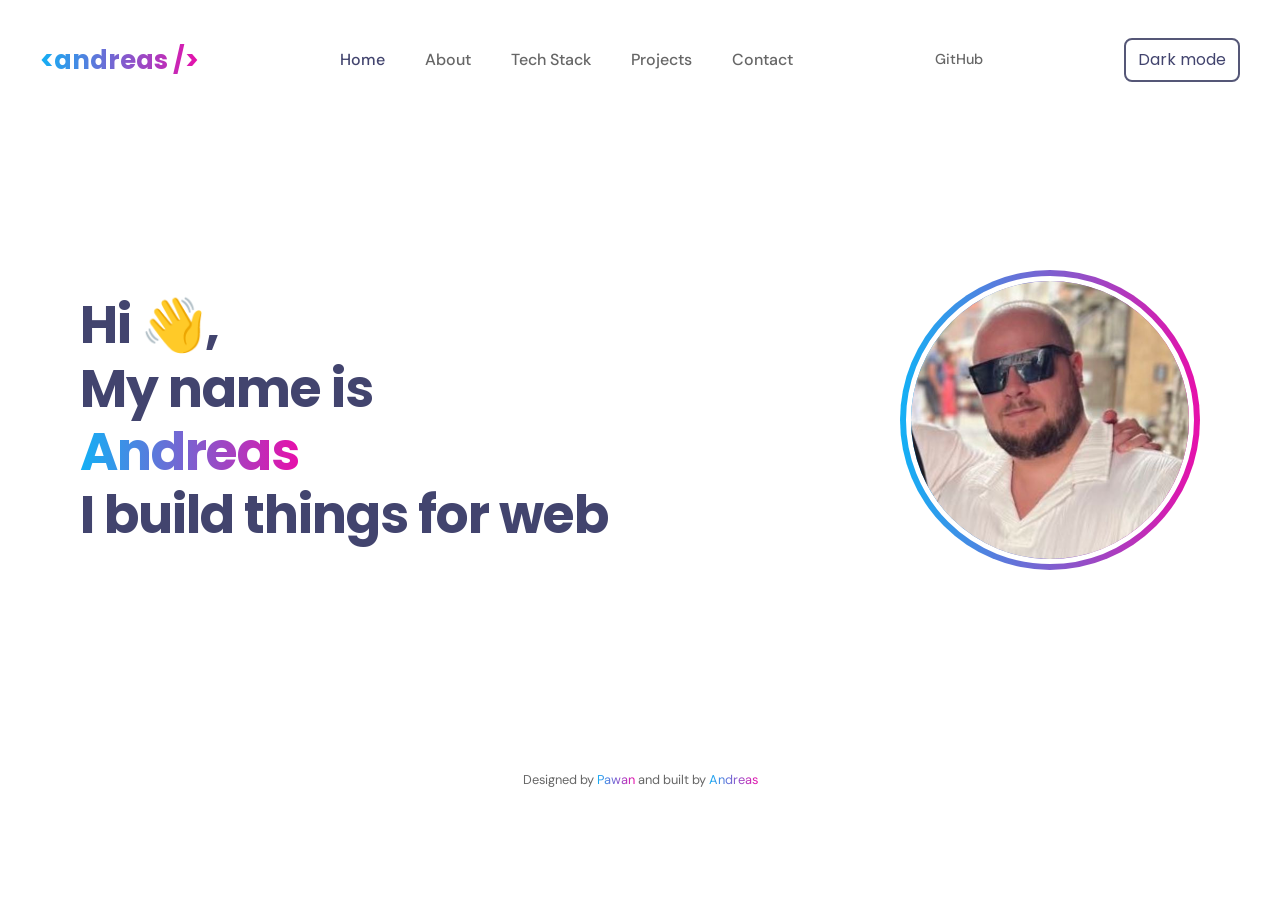
<file: index.html>
<!DOCTYPE html>

<html lang="en">
<head>
<meta charset="utf-8"/>
<meta content="width=device-width, initial-scale=1.0" name="viewport"/>
<meta content="Portfolio of Andreas, a Fullstack JavaScript Developer student in Stockholm." name="description"/>
<title>Andreas | Developer Portfolio</title>
<link href="https://fonts.googleapis.com" rel="preconnect"/>
<link crossorigin="" href="https://fonts.gstatic.com" rel="preconnect"/>
<link href="https://fonts.googleapis.com/css2?family=DM+Sans:wght@400;500;700&amp;family=Poppins:wght@400;500;600;700&amp;display=swap" rel="stylesheet"/>
<link href="css/base.css" rel="stylesheet"/>
<link href="css/portfolio.css" rel="stylesheet"/>
</head>
<body>
<header class="site-header">
<div class="container header-container">
<a aria-label="Andreas portfolio home" class="logo" href="index.html">
                &lt;andreas /&gt;
            </a>
<nav aria-label="Main navigation" class="main-nav">
<ul class="nav-list">
<li>
<a aria-current="page" class="nav-link active" href="index.html">
                            Home
                        </a>
</li>
<li>
<a class="nav-link" href="about.html">
                            About
                        </a>
</li>
<li>
<a class="nav-link" href="tech-stack.html">
                            Tech Stack
                        </a>
</li>
<li>
<a class="nav-link" href="projects.html">
                            Projects
                        </a>
</li>
<li>
<a class="nav-link" href="contact.html">
                            Contact
                        </a>
</li>
</ul>
</nav>
<div class="header-socials">
<a class="social-link" href="https://github.com/bklndz" rel="noopener noreferrer" target="_blank">
                    GitHub
                </a>
</div>
<button aria-label="Switch to dark mode" aria-pressed="false" class="theme-toggle" type="button">Dark mode</button></div>
</header>
<main>
<section class="hero">
<div class="container hero-container">
<div class="hero-content">
<h1 class="hero-title">
                        Hi 👋,<br/>
                        My name is<br/>
<span class="gradient-text">Andreas</span><br/>
                        I build things for web
                    </h1>
</div>
<div class="hero-image-wrapper">
<div class="profile-border">
<img alt="Portrait of Andreas" class="profile-image" src="bildpomig.png"/>
</div>
</div>
</div>
</section>
</main>
<footer class="site-footer">
<div class="container footer-container">
<p class="footer-credit">
                Designed by
                <span class="gradient-text">Pawan</span>
                and built by
                <span class="gradient-text">Andreas</span>
</p>
</div>
</footer>
<script defer="True" src="js/theme.js"></script></body>
</html>
</file>
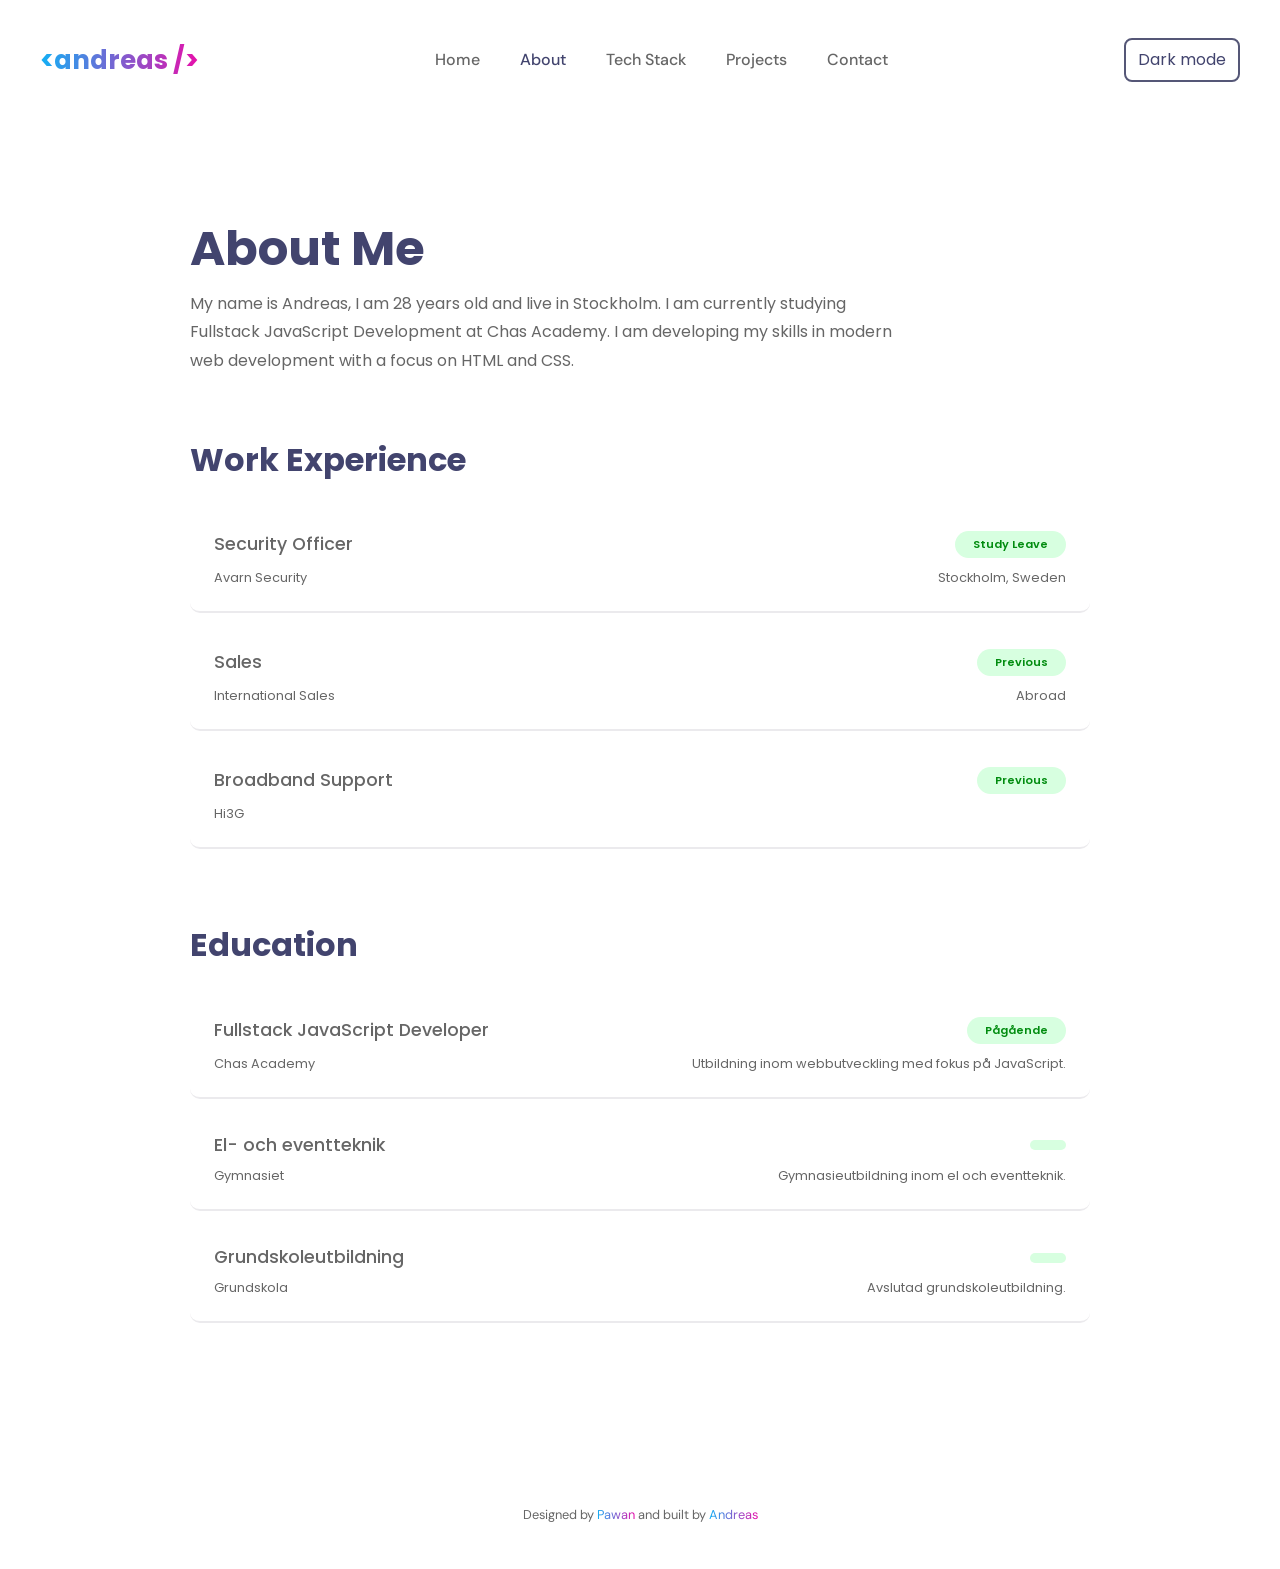
<file: about.html>
<!DOCTYPE html>

<html lang="en">
<head>
<meta charset="utf-8"/>
<meta content="width=device-width, initial-scale=1.0" name="viewport"/>
<meta content="About Andreas, Fullstack JavaScript Developer student at Chas Academy." name="description"/>
<title>About | Andreas Portfolio</title>
<link href="https://fonts.googleapis.com" rel="preconnect"/>
<link crossorigin="" href="https://fonts.gstatic.com" rel="preconnect"/>
<link href="https://fonts.googleapis.com/css2?family=DM+Sans:wght@400;500;700&amp;family=Poppins:wght@400;500;600;700&amp;display=swap" rel="stylesheet"/>
<link href="css/base.css" rel="stylesheet"/>
<link href="css/portfolio.css" rel="stylesheet"/>
</head>
<body>
<header class="site-header">
<div class="container header-container">
<a aria-label="Andreas portfolio home" class="logo" href="index.html">
                &lt;andreas /&gt;
            </a>
<nav aria-label="Main navigation" class="main-nav">
<ul class="nav-list">
<li>
<a class="nav-link" href="index.html">
                            Home
                        </a>
</li>
<li>
<a aria-current="page" class="nav-link active" href="about.html">
                            About
                        </a>
</li>
<li>
<a class="nav-link" href="tech-stack.html">
                            Tech Stack
                        </a>
</li>
<li>
<a class="nav-link" href="projects.html">
                            Projects
                        </a>
</li>
<li>
<a class="nav-link" href="contact.html">
                            Contact
                        </a>
</li>
</ul>
</nav>
<button aria-label="Switch to dark mode" aria-pressed="false" class="theme-toggle" type="button">Dark mode</button></div>
</header>
<main class="page-main">
<div class="container about-container">
<section class="content-section">
<h1 class="page-heading">
                    About Me
                </h1>
<p class="about-text">
                    My name is Andreas, I am 28 years old and live in
                    Stockholm. I am currently studying Fullstack JavaScript
                    Development at Chas Academy. I am developing my skills
                    in modern web development with a focus on HTML and CSS.
                </p>
</section>
<section class="content-section">
<h2 class="section-heading">
                    Work Experience
                </h2>
<div aria-live="polite" class="experience-list" id="work-list"><p>Loading CV…</p></div>
</section>
<section class="content-section">
<h2 class="section-heading">
                    Education
                </h2>
<div aria-live="polite" class="experience-list" id="education-list"><p>Loading CV…</p></div>
</section>
</div>
</main>
<footer class="site-footer">
<div class="container footer-container">
<p class="footer-credit">
                Designed by
                <span class="gradient-text">Pawan</span>
                and built by
                <span class="gradient-text">Andreas</span>
</p>
</div>
</footer>
<script defer="True" src="js/cv.js"></script><script defer="True" src="js/theme.js"></script></body>
</html>
</file>
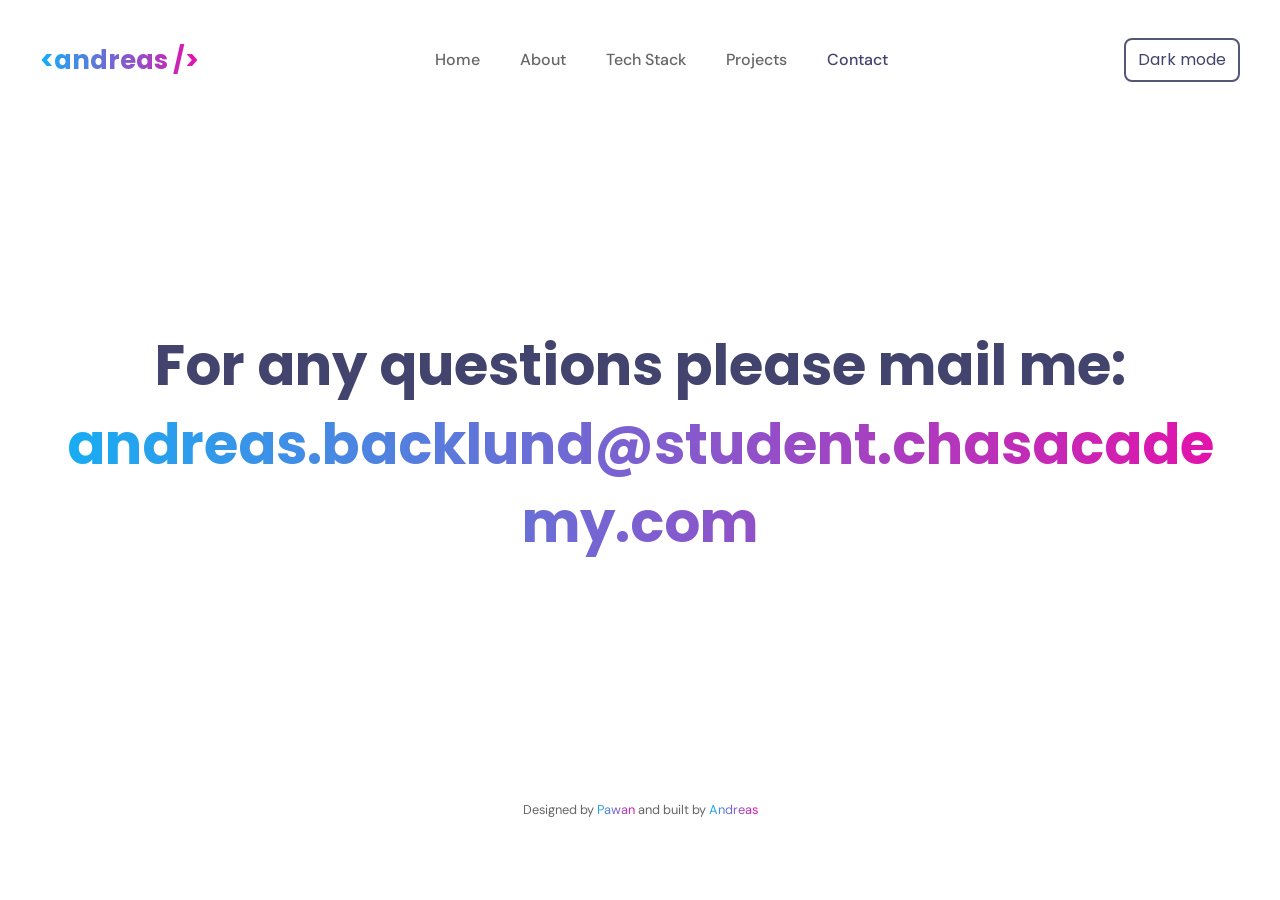
<file: contact.html>
<!DOCTYPE html>

<html lang="en">
<head>
<meta charset="utf-8"/>
<meta content="width=device-width, initial-scale=1.0" name="viewport"/>
<meta content="Contact Andreas, Fullstack JavaScript Developer student at Chas Academy." name="description"/>
<title>Contact | Andreas Portfolio</title>
<link href="https://fonts.googleapis.com" rel="preconnect"/>
<link crossorigin="" href="https://fonts.gstatic.com" rel="preconnect"/>
<link href="https://fonts.googleapis.com/css2?family=DM+Sans:wght@400;500;700&amp;family=Poppins:wght@400;500;600;700&amp;display=swap" rel="stylesheet"/>
<link href="css/base.css" rel="stylesheet"/>
<link href="css/portfolio.css" rel="stylesheet"/>
</head>
<body>
<header class="site-header">
<div class="container header-container">
<a aria-label="Andreas portfolio home" class="logo" href="index.html">
                &lt;andreas /&gt;
            </a>
<nav aria-label="Main navigation" class="main-nav">
<ul class="nav-list">
<li>
<a class="nav-link" href="index.html">
                            Home
                        </a>
</li>
<li>
<a class="nav-link" href="about.html">
                            About
                        </a>
</li>
<li>
<a class="nav-link" href="tech-stack.html">
                            Tech Stack
                        </a>
</li>
<li>
<a class="nav-link" href="projects.html">
                            Projects
                        </a>
</li>
<li>
<a aria-current="page" class="nav-link active" href="contact.html">
                            Contact
                        </a>
</li>
</ul>
</nav>
<button aria-label="Switch to dark mode" aria-pressed="false" class="theme-toggle" type="button">Dark mode</button></div>
</header>
<main class="contact-main">
<div class="container contact-content">
<h1 class="contact-title">
                For any questions please mail me:
                <br/>
<a class="contact-email" href="mailto:andreas.backlund@student.chasacademy.com">
                    andreas.backlund@student.chasacademy.com
                </a>
</h1>
</div>
</main>
<footer class="site-footer">
<div class="container footer-container">
<p class="footer-credit">
                Designed by
                <span class="gradient-text">Pawan</span>
                and built by
                <span class="gradient-text">Andreas</span>
</p>
</div>
</footer>
<script defer="True" src="js/theme.js"></script></body>
</html>
</file>
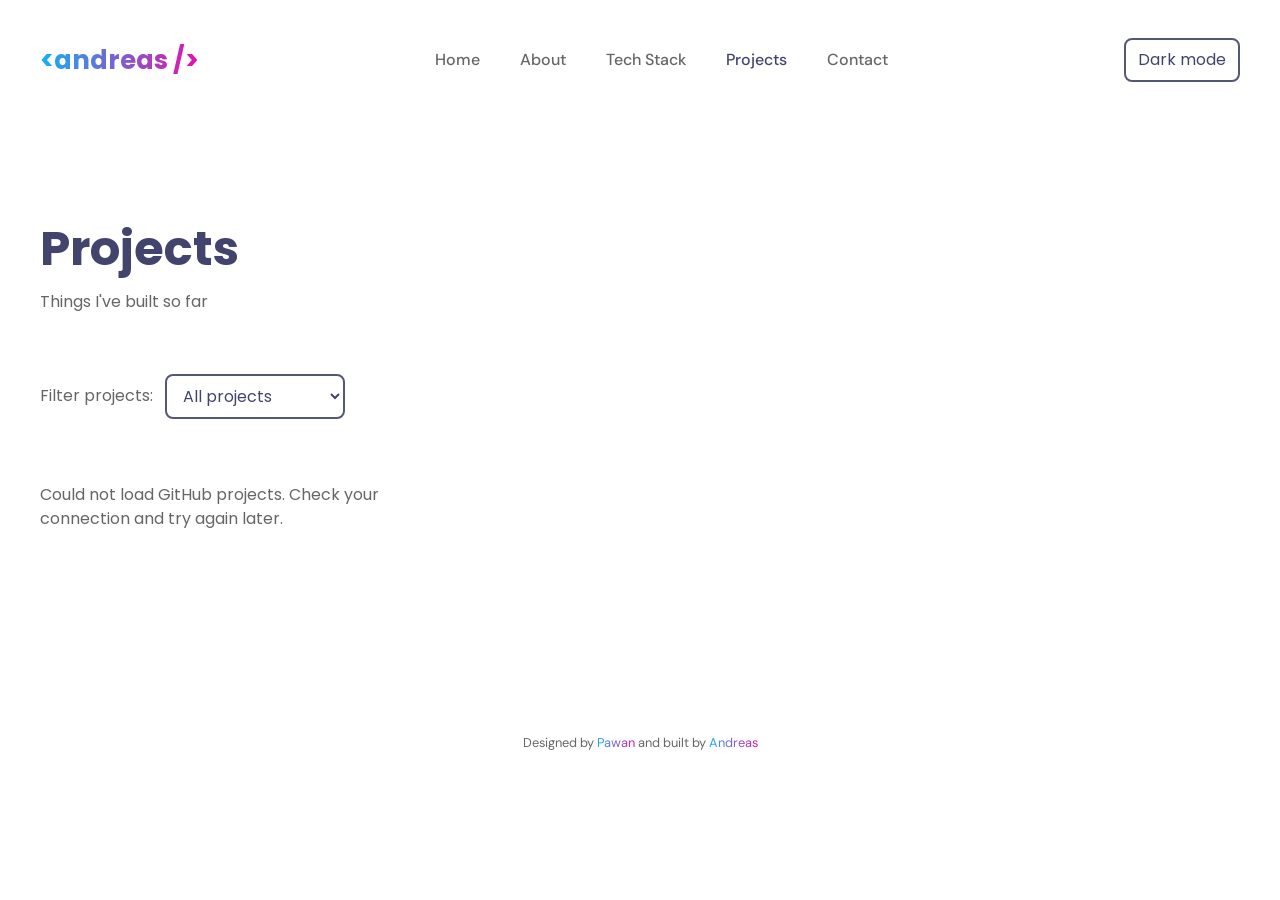
<file: projects.html>
<!DOCTYPE html>

<html lang="en">
<head>
<meta charset="utf-8"/>
<meta content="width=device-width, initial-scale=1.0" name="viewport"/>
<meta content="Projects by Andreas, Fullstack JavaScript Developer student." name="description"/>
<title>Projects | Andreas Portfolio</title>
<link href="https://fonts.googleapis.com" rel="preconnect"/>
<link crossorigin="" href="https://fonts.gstatic.com" rel="preconnect"/>
<link href="https://fonts.googleapis.com/css2?family=DM+Sans:wght@400;500;700&amp;family=Poppins:wght@400;500;600;700&amp;display=swap" rel="stylesheet"/>
<link href="css/base.css" rel="stylesheet"/>
<link href="css/portfolio.css" rel="stylesheet"/>
</head>
<body>
<header class="site-header">
<div class="container header-container">
<a aria-label="Andreas portfolio home" class="logo" href="index.html">
                &lt;andreas /&gt;
            </a>
<nav aria-label="Main navigation" class="main-nav">
<ul class="nav-list">
<li>
<a class="nav-link" href="index.html">Home</a>
</li>
<li>
<a class="nav-link" href="about.html">About</a>
</li>
<li>
<a class="nav-link" href="tech-stack.html">
                            Tech Stack
                        </a>
</li>
<li>
<a aria-current="page" class="nav-link active" href="projects.html">
                            Projects
                        </a>
</li>
<li>
<a class="nav-link" href="contact.html">Contact</a>
</li>
</ul>
</nav>
<button aria-label="Switch to dark mode" aria-pressed="false" class="theme-toggle" type="button">Dark mode</button></div>
</header>
<main class="page-main">
<section aria-labelledby="projects-heading" class="container">
<div class="projects-header">
<h1 class="page-heading" id="projects-heading">
                    Projects
                </h1>
<p class="page-subtitle">
                    Things I've built so far
                </p>
</div>
<div class="project-controls"><label for="project-filter">Filter projects: </label><select id="project-filter"><option value="all">All projects</option><option value="javascript">JavaScript</option><option value="other">Other languages</option></select></div><div aria-live="polite" class="projects-grid" id="projects-grid"><p>Loading GitHub projects…</p></div>
</section>
</main>
<footer class="site-footer">
<div class="container footer-container">
<p class="footer-credit">
                Designed by
                <span class="gradient-text">Pawan</span>
                and built by
                <span class="gradient-text">Andreas</span>
</p>
</div>
</footer>
<script defer="True" src="js/projects.js"></script><script defer="True" src="js/theme.js"></script></body>
</html>
</file>
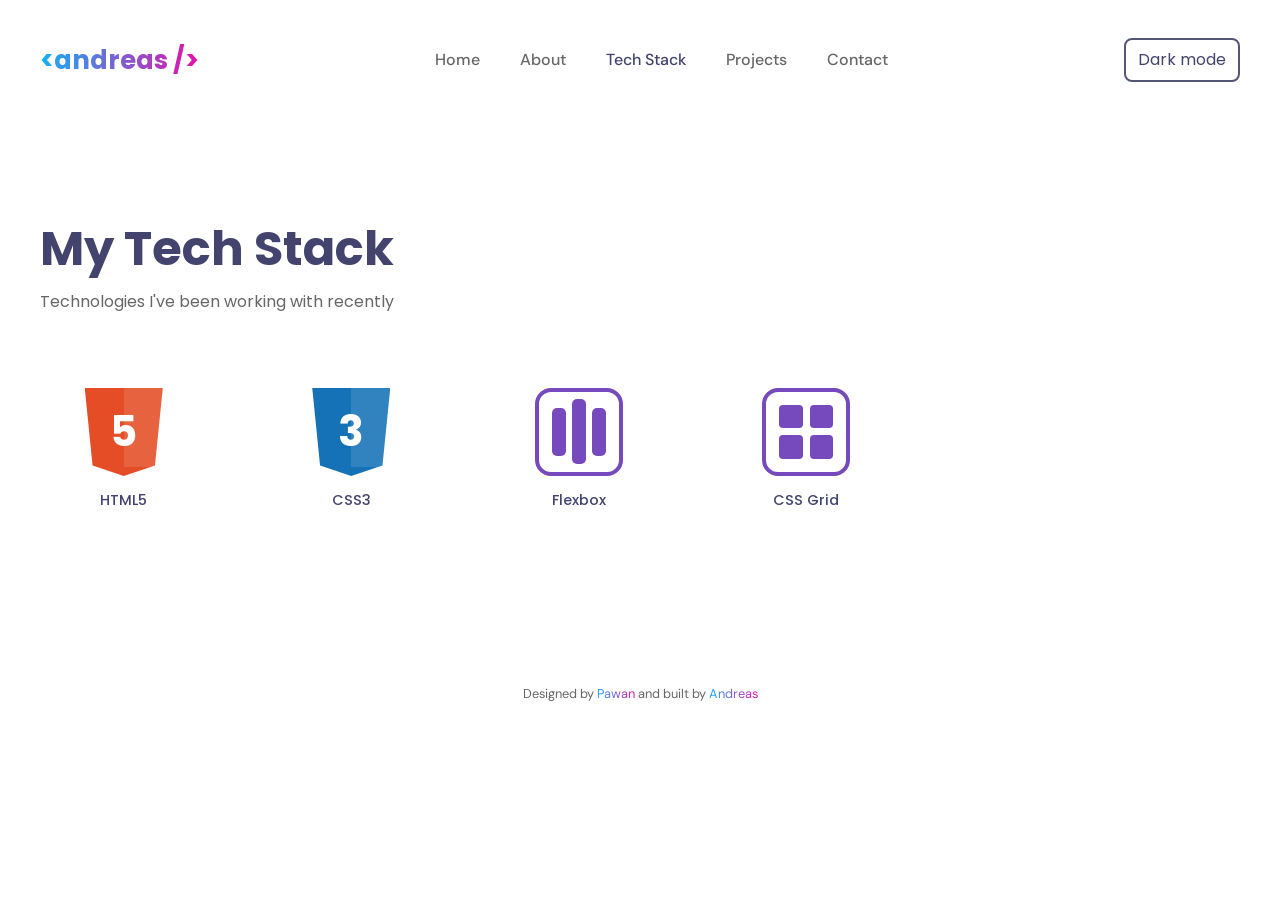
<file: tech-stack.html>
<!DOCTYPE html>

<html lang="en">
<head>
<meta charset="utf-8"/>
<meta content="width=device-width, initial-scale=1.0" name="viewport"/>
<meta content="Technologies and web development tools Andreas is currently working with." name="description"/>
<title>Tech Stack | Andreas Portfolio</title>
<link href="https://fonts.googleapis.com" rel="preconnect"/>
<link crossorigin="" href="https://fonts.gstatic.com" rel="preconnect"/>
<link href="https://fonts.googleapis.com/css2?family=DM+Sans:wght@400;500;700&amp;family=Poppins:wght@400;500;600;700&amp;display=swap" rel="stylesheet"/>
<link href="css/base.css" rel="stylesheet"/>
<link href="css/portfolio.css" rel="stylesheet"/>
</head>
<body>
<header class="site-header">
<div class="container header-container">
<a aria-label="Andreas portfolio home" class="logo" href="index.html">
                &lt;andreas /&gt;
            </a>
<nav aria-label="Main navigation" class="main-nav">
<ul class="nav-list">
<li>
<a class="nav-link" href="index.html">Home</a>
</li>
<li>
<a class="nav-link" href="about.html">About</a>
</li>
<li>
<a aria-current="page" class="nav-link active" href="tech-stack.html">
                            Tech Stack
                        </a>
</li>
<li>
<a class="nav-link" href="projects.html">Projects</a>
</li>
<li>
<a class="nav-link" href="contact.html">Contact</a>
</li>
</ul>
</nav>
<button aria-label="Switch to dark mode" aria-pressed="false" class="theme-toggle" type="button">Dark mode</button></div>
</header>
<main class="page-main">
<section aria-labelledby="tech-heading" class="container">
<div class="tech-header">
<h1 class="page-heading" id="tech-heading">
                    My Tech Stack
                </h1>
<p class="page-subtitle">
                    Technologies I've been working with recently
                </p>
</div>
<div class="tech-grid">
<!-- HTML -->
<article class="tech-item">
<div aria-hidden="true" class="html-logo">
<span>5</span>
</div>
<h2 class="tech-name">
                        HTML5
                    </h2>
</article>
<!-- CSS -->
<article class="tech-item">
<div aria-hidden="true" class="css-logo">
<span>3</span>
</div>
<h2 class="tech-name">
                        CSS3
                    </h2>
</article>
<!-- FLEXBOX -->
<article class="tech-item">
<div aria-hidden="true" class="layout-logo flex-logo">
<span></span>
<span></span>
<span></span>
</div>
<h2 class="tech-name">
                        Flexbox
                    </h2>
</article>
<!-- GRID -->
<article class="tech-item">
<div aria-hidden="true" class="layout-logo grid-logo">
<span></span>
<span></span>
<span></span>
<span></span>
</div>
<h2 class="tech-name">
                        CSS Grid
                    </h2>
</article>
</div>
</section>
</main>
<footer class="site-footer">
<div class="container footer-container">
<p class="footer-credit">
                Designed by
                <span class="gradient-text">Pawan</span>
                and built by
                <span class="gradient-text">Andreas</span>
</p>
</div>
</footer>
<script defer="True" src="js/theme.js"></script></body>
</html>
</file>
<file: css/base.css>
@import url("https://fonts.googleapis.com/css2?family=DM+Sans:wght@400;500;700&family=Poppins:wght@400;500;600;700&display=swap");

:root {
    --color-background: #ffffff;
    --color-heading: #42446e;
    --color-text: #666666;
    --color-dark: #191919;
    --color-border: #ebeaed;
    --color-card: #ffffff;

    --color-blue: #13b0f5;
    --color-purple: #e70faa;

    --gradient: linear-gradient(
        90deg,
        var(--color-blue) 0%,
        var(--color-purple) 100%
    );

    --font-heading: "Poppins", sans-serif;
    --font-body: "Poppins", sans-serif;

    --container-width: 1200px;
}

/* ---------- RESET ---------- */

*,
*::before,
*::after {
    box-sizing: border-box;
}

* {
    margin: 0;
    padding: 0;
}

html {
    scroll-behavior: smooth;
}

body {
    min-height: 100vh;
    background-color: var(--color-background);
    color: var(--color-text);
    font-family: var(--font-body);
    line-height: 1.5;
}

img,
svg {
    display: block;
    max-width: 100%;
}

ul,
ol {
    list-style: none;
}

a {
    color: inherit;
    text-decoration: none;
}

button,
input,
textarea,
select {
    font: inherit;
}

/* ---------- ACCESSIBILITY ---------- */

a:focus-visible,
button:focus-visible,
input:focus-visible,
textarea:focus-visible,
select:focus-visible {
    outline: 3px solid var(--color-blue);
    outline-offset: 4px;
}

/* ---------- SHARED LAYOUT ---------- */

.container {
    width: min(100% - 40px, var(--container-width));
    margin-inline: auto;
}

/* ---------- TYPOGRAPHY ---------- */

h1,
h2,
h3 {
    color: var(--color-heading);
    font-family: var(--font-heading);
    line-height: 1.2;
}

.gradient-text {
    display: inline-block;

    background: var(--gradient);
    background-clip: text;
    -webkit-background-clip: text;

    color: transparent;
    -webkit-text-fill-color: transparent;
}

/* ---------- SCREEN READER ---------- */

.visually-hidden {
    position: absolute;
    width: 1px;
    height: 1px;
    padding: 0;
    margin: -1px;
    overflow: hidden;
    clip: rect(0, 0, 0, 0);
    white-space: nowrap;
    border: 0;
}
/* UA02: accessible theme tokens and focus */
:root { --color-focus: #075e94; --color-control: #ffffff; --color-control-border: #555777; }
:root.dark-theme { color-scheme: dark; --color-background: #121522; --color-heading: #f1f0ff; --color-text: #e2e2eb; --color-dark: #f5f5fa; --color-border: #50556b; --color-card: #22273a; --color-focus: #80d5ff; --color-control: #22273a; --color-control-border: #c5c8dc; --color-blue: #80d5ff; --color-purple: #ffa0e5; }
a:focus-visible, button:focus-visible, select:focus-visible { outline: 3px solid var(--color-focus); outline-offset: 4px; }
.theme-toggle, .project-controls select { background: var(--color-control); color: var(--color-heading); border: 2px solid var(--color-control-border); border-radius: 8px; padding: .5rem .75rem; cursor: pointer; }
.project-controls { margin: 1rem 0 2rem; display: flex; gap: .75rem; flex-wrap: wrap; align-items: center; }
.data-message { padding: 2rem 0; }
.dark-theme .project-card, .dark-theme .experience-item { background-color: var(--color-card); }
@media (max-width: 760px) { .header-container { flex-wrap: wrap; } .theme-toggle { margin-left: auto; } }
</file>
<file: css/portfolio.css>
/* ==================================================
   HEADER - MOBILE FIRST
   ================================================== */

.site-header {
    padding: 20px 0;
}

.header-container {
    display: flex;
    flex-direction: row;
    align-items: center;
    justify-content: space-between;
    gap: 20px;
}

.logo {
    font-size: 1.2rem;
    font-weight: 700;
    background: var(--gradient);
    background-clip: text;
    -webkit-background-clip: text;
    color: transparent;
    -webkit-text-fill-color: transparent;
}

.main-nav {
    width: auto;
}

.nav-list {
    display: flex;
    flex-wrap: wrap;
    justify-content: center;
    gap: 12px;
}

.nav-link {
    color: var(--color-text);
    font-family: "DM Sans", sans-serif;
    font-size: 0.72rem;
    font-weight: 500;
    transition: color 0.2s ease;
}

.nav-link:hover,
.nav-link.active {
    color: var(--color-heading);
}

.header-socials {
    display: none;
}

.social-link {
    color: var(--color-text);
    font-family: "DM Sans", sans-serif;
    font-size: 0.9rem;
    font-weight: 500;
}

.social-link:hover {
    color: var(--color-heading);
}


/* ==================================================
   HOME / HERO
   ================================================== */

.hero {
    display: flex;
    min-height: auto;
    align-items: center;
    padding: 90px 0 120px;
}

.hero-container {
    display: flex;
    flex-direction: column;
    align-items: flex-start;
    justify-content: center;
    gap: 45px;
}

.hero-content {
    order: 1;
    width: 100%;
    text-align: left;
}

.hero-title {
    color: var(--color-heading);
    font-size: 2.4rem;
    font-weight: 700;
    line-height: 1.25;
    letter-spacing: -0.5px;
}

.hero-image-wrapper {
    order: 2;
    flex-shrink: 0;
    align-self: flex-start;
}

.profile-border {
    width: 170px;
    height: 170px;
    padding: 5px;
    border-radius: 50%;
    background: var(--gradient);
}

.profile-image {
    width: 100%;
    height: 100%;
    border: 4px solid var(--color-background);
    border-radius: 50%;
    object-fit: cover;
    object-position: center 25%;
}


/* ==================================================
   SHARED PAGE STYLES
   ================================================== */

.page-main {
    padding: 60px 0 90px;
}

.page-heading {
    margin-bottom: 12px;
    font-size: 2rem;
    font-weight: 700;
}

.page-subtitle {
    margin-bottom: 60px;
    color: var(--color-text);
    font-size: 1rem;
}

.content-section {
    margin-bottom: 65px;
}

.content-section:last-child {
    margin-bottom: 0;
}

.section-heading {
    margin-bottom: 28px;
    font-size: 1.7rem;
    font-weight: 700;
}


/* ==================================================
   ABOUT
   ================================================== */

.about-container {
    max-width: 900px;
    margin: 0 auto;
}

.about-text {
    max-width: 720px;
    font-size: 1rem;
    line-height: 1.8;
}

.experience-list {
    display: flex;
    flex-direction: column;
}

.experience-item {
    padding: 22px 0;
    border-bottom: 2px solid var(--color-border);
}

.experience-top {
    display: flex;
    flex-direction: column;
    align-items: flex-start;
    gap: 10px;
    margin-bottom: 10px;
}

.experience-title {
    color: var(--color-text);
    font-size: 1.1rem;
    font-weight: 500;
}

.status-badge {
    display: inline-block;
    padding: 5px 18px;
    border-radius: 100px;
    background-color: #d7ffe0;
    color: #018c0f;
    font-size: 0.7rem;
    font-weight: 600;
}

.experience-details {
    display: flex;
    flex-direction: column;
    gap: 6px;
    color: #666666;
    font-size: 0.8rem;
}


/* ==================================================
   TECH STACK
   ================================================== */

.tech-header {
    margin-bottom: 45px;
    text-align: left;
}

.tech-grid {
    display: grid;
    grid-template-columns: repeat(2, 1fr);
    gap: 40px 25px;
    align-items: center;
}

.tech-item {
    display: flex;
    min-height: 130px;
    flex-direction: column;
    align-items: center;
    justify-content: center;
    gap: 16px;
    text-align: center;
}

.tech-name {
    color: var(--color-heading);
    font-size: 0.9rem;
    font-weight: 500;
}


/* HTML ICON */

.html-logo {
    position: relative;
    display: flex;
    width: 78px;
    height: 88px;
    align-items: center;
    justify-content: center;
    background: #e44d26;
    clip-path: polygon(
        0 0,
        100% 0,
        90% 88%,
        50% 100%,
        10% 88%
    );
}

.html-logo::before {
    content: "";
    position: absolute;
    top: 0;
    right: 0;
    width: 50%;
    height: 90%;
    background: rgba(255, 255, 255, 0.12);
}

.html-logo span {
    position: relative;
    z-index: 1;
    color: #ffffff;
    font-size: 2.6rem;
    font-weight: 700;
}


/* CSS ICON */

.css-logo {
    position: relative;
    display: flex;
    width: 78px;
    height: 88px;
    align-items: center;
    justify-content: center;
    background: #1572b6;
    clip-path: polygon(
        0 0,
        100% 0,
        90% 88%,
        50% 100%,
        10% 88%
    );
}

.css-logo::before {
    content: "";
    position: absolute;
    top: 0;
    right: 0;
    width: 50%;
    height: 90%;
    background: rgba(255, 255, 255, 0.12);
}

.css-logo span {
    position: relative;
    z-index: 1;
    color: #ffffff;
    font-size: 2.6rem;
    font-weight: 700;
}


/* FLEXBOX + GRID ICONS */

.layout-logo {
    display: flex;
    width: 88px;
    height: 88px;
    padding: 13px;
    border: 4px solid #764abc;
    border-radius: 16px;
}

.flex-logo {
    align-items: center;
    justify-content: space-between;
    gap: 6px;
}

.flex-logo span {
    width: 16px;
    height: 48px;
    border-radius: 5px;
    background: #764abc;
}

.flex-logo span:nth-child(2) {
    height: 65px;
}

.grid-logo {
    display: grid;
    grid-template-columns: repeat(2, 1fr);
    grid-template-rows: repeat(2, 1fr);
    gap: 7px;
}

.grid-logo span {
    border-radius: 4px;
    background: #764abc;
}


/* ==================================================
   PROJECTS
   ================================================== */

.projects-header {
    margin-bottom: 55px;
    text-align: left;
}

.projects-grid {
    display: grid;
    grid-template-columns: 1fr;
    gap: 35px;
}

.project-card {
    overflow: hidden;
    border-radius: 20px;
    background-color: var(--color-card);
    box-shadow: 2px 2px 35px rgba(0, 0, 0, 0.12);
}

.project-image {
    position: relative;
    width: 100%;
    height: 220px;
    overflow: hidden;
}

.project-content {
    padding: 26px;
}

.project-title {
    margin-bottom: 15px;
    color: var(--color-dark);
    font-size: 1.35rem;
    font-weight: 500;
}

.project-description {
    margin-bottom: 15px;
    line-height: 1.6;
}

.project-stack {
    margin-bottom: 20px;
    color: var(--color-heading);
    font-size: 0.85rem;
}

.project-links {
    display: flex;
    flex-wrap: wrap;
    justify-content: space-between;
    gap: 15px;
}

.project-link {
    color: var(--color-dark);
    font-size: 0.85rem;
    font-weight: 500;
    text-decoration: underline;
    text-underline-offset: 4px;
}

.project-link:hover {
    color: var(--color-purple);
}


/* PROJECT IMAGE DESIGNS */

.project-image-one {
    background: linear-gradient(135deg, #13b0f5, #e70faa);
}

.project-image-two {
    background: linear-gradient(135deg, #42446e, #13b0f5);
}

.project-image-three {
    background: linear-gradient(135deg, #e70faa, #42446e);
}

.project-image-four {
    background: linear-gradient(135deg, #13b0f5, #42446e);
}

.project-image-five {
    background: linear-gradient(135deg, #42446e, #e70faa);
}

.project-image-six {
    background: linear-gradient(135deg, #e70faa, #13b0f5);
}

.project-image::before {
    content: "";
    position: absolute;
    top: 18%;
    left: 14%;
    width: 72%;
    height: 65%;
    border-radius: 8px;
    background: linear-gradient(
        to bottom,
        #f5f5f5 0 18%,
        #ffffff 18% 100%
    );
    box-shadow: 0 10px 25px rgba(0, 0, 0, 0.2);
}

.project-image::after {
    content: "";
    position: absolute;
    top: 48%;
    left: 25%;
    width: 50%;
    height: 8px;
    border-radius: 10px;
    background: rgba(66, 68, 110, 0.35);
    box-shadow:
        0 18px 0 rgba(66, 68, 110, 0.2),
        0 36px 0 rgba(66, 68, 110, 0.15);
}


/* ==================================================
   CONTACT
   ================================================== */

.contact-main {
    display: flex;
    min-height: 500px;
    align-items: center;
    justify-content: center;
    padding: 60px 0;
}

.contact-content {
    text-align: center;
}

.contact-title {
    color: var(--color-heading);
    font-size: 1.75rem;
    line-height: 1.5;
}

.contact-email {
    display: inline-block;
    overflow-wrap: anywhere;
    background: var(--gradient);
    background-clip: text;
    -webkit-background-clip: text;
    color: transparent;
    -webkit-text-fill-color: transparent;
    font-size: 1.2rem;
}


/* ==================================================
   FOOTER
   ================================================== */

.site-footer {
    padding: 30px 0;
}

.footer-container {
    display: flex;
    justify-content: center;
}

.footer-credit {
    color: var(--color-text);
    font-family: "DM Sans", sans-serif;
    font-size: 0.8rem;
    text-align: center;
}


/* ==================================================
   TABLET - 768px AND UP
   ================================================== */

@media (min-width: 768px) {

    .container {
        width: min(100% - 80px, var(--container-width));
    }

    .site-header {
        padding: 24px 0;
    }

    .header-container {
        flex-direction: row;
        justify-content: space-between;
    }

    .logo {
        font-size: 1.5rem;
    }

    .nav-list {
        gap: 25px;
    }

    .nav-link {
        font-size: 0.95rem;
    }

    .header-socials {
        display: flex;
        align-items: center;
        gap: 18px;
    }

    .hero {
        min-height: 650px;
        padding: 60px 0 90px;
    }

    .hero-container {
        flex-direction: row;
        align-items: center;
        justify-content: space-between;
        gap: 70px;
    }

    .hero-content {
        order: initial;
        text-align: left;
    }

    .hero-image-wrapper {
        order: initial;
        align-self: auto;
    }

    .hero-title {
        font-size: 3.1rem;
        line-height: 1.22;
        letter-spacing: -1px;
    }

    .profile-border {
        width: 275px;
        height: 275px;
        padding: 6px;
    }

    .profile-image {
        border-width: 5px;
    }

    .page-main {
        padding: 70px 0 110px;
    }

    .page-heading {
        font-size: clamp(2rem, 7vw, 3rem);
    }

    .section-heading {
        font-size: 2rem;
    }

    .experience-top {
        flex-direction: row;
        align-items: center;
        justify-content: space-between;
    }

    .experience-details {
        flex-direction: row;
        justify-content: space-between;
    }

    .tech-header {
        margin-bottom: 70px;
    }

    .tech-grid {
        grid-template-columns: repeat(4, 1fr);
        gap: 55px 30px;
    }

    .projects-grid {
        grid-template-columns: repeat(2, 1fr);
    }

    .contact-main {
        min-height: 650px;
        padding: 80px 0;
    }

    .contact-title {
        font-size: clamp(2rem, 7vw, 3.5rem);
        line-height: 1.4;
    }

    .contact-email {
        font-size: inherit;
    }

    .site-footer {
        padding: 30px 0 45px;
    }
}


/* ==================================================
   DESKTOP - 1100px AND UP
   ================================================== */

@media (min-width: 1100px) {

    .site-header {
        padding: 38px 0;
    }

    .header-container {
        max-width: 1200px;
    }

    .logo {
        font-size: 1.6rem;
    }

    .nav-list {
        gap: 40px;
    }

    .nav-link {
        font-size: 1rem;
    }

    .hero {
        min-height: 620px;
        padding: 70px 0 90px;
    }

    .hero-container {
        max-width: 1120px;
    }

    .hero-title {
        font-size: 3.25rem;
    }

    .profile-border {
        width: 300px;
        height: 300px;
    }

    .page-main {
        padding: 100px 0 140px;
    }

    .tech-grid {
        grid-template-columns: repeat(4, 1fr);
        gap: 70px 60px;
        max-width: 850px;
    }

    .projects-grid {
        grid-template-columns: repeat(3, 1fr);
        gap: 45px;
    }
}
/* UA02: comfortable spacing for CV cards in both themes */
.experience-item { padding: 24px; border-radius: 10px; margin-bottom: 12px; }
.experience-details { color: var(--color-text); }
@media (max-width: 600px) { .experience-item { padding: 18px; } }
</file>
